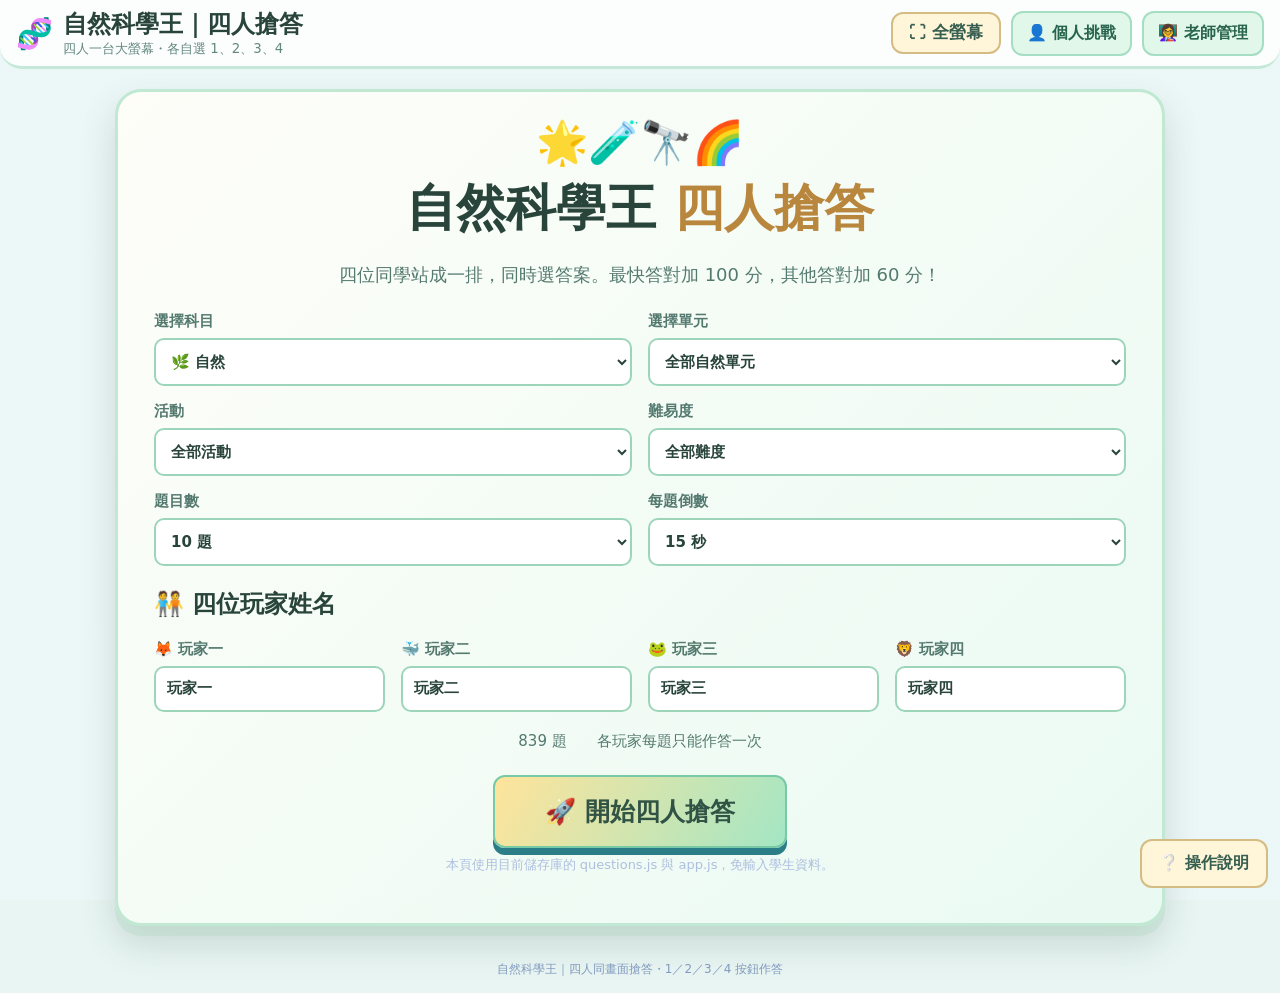
<file: four-player.html>
<!doctype html>
<html lang="zh-Hant"><head><meta charset="utf-8"><meta name="viewport" content="width=device-width,initial-scale=1">
<title>自然科學王｜四人搶答</title>
<link rel="stylesheet" href="./style.css?v=20261119-dark-contrast-v3"><link rel="stylesheet" href="./nature-cute.css?v=20261119-dark-contrast-v3">
<style>.topactions a{display:inline-block;padding:10px 14px;background:#243a69;border:1px solid #6480b5;border-radius:12px;color:white;text-decoration:none;font-weight:800}.topactions a:hover{background:#36548d}.playerhead{margin-top:14px}.schoolhint{font-size:13px;text-align:center;color:#adbfdf;margin-top:8px}</style>
<style id="four-player-legibility-v3">
/* 最後載入：保障題目及選項文字的深色高對比 */
#gameScreen .questionbox{background:#fffef6!important;color:#142f2a!important}
#gameScreen #questionText,#gameScreen .questionbox h2{
 color:#142f2a!important;-webkit-text-fill-color:#142f2a!important;
 font-weight:900!important;text-shadow:none!important;
}
#gameScreen #answerOptions .answer-option{
 background:#fffef8!important;color:#17332c!important;
 border:3px solid #a3d2bc!important;
}
#gameScreen #answerOptions .answer-option span{
 color:#17332c!important;-webkit-text-fill-color:#17332c!important;
 font-weight:850!important;text-shadow:none!important;
}
#gameScreen #answerOptions .answer-option b{
 color:#17332c!important;-webkit-text-fill-color:#17332c!important;
}
#gameScreen #answerOptions .answer-option.correct{background:#bef2d2!important}
</style></head><body>
<div id="confetti" aria-hidden="true"></div>
<header class="topbar"><div class="brand"><span class="brandicon">🧬</span><div><strong>自然科學王｜四人搶答</strong><small>四人一台大螢幕・各自選 1、2、3、4</small></div></div><nav class="topactions"><button id="fullscreenBtn" type="button" class="secondary" aria-pressed="false">⛶ 全螢幕</button><a href="./personal.html">👤 個人挑戰</a><a href="./teacher.html">👩‍🏫 老師管理</a></nav></header>
<main>
<section class="panel setup" id="setupScreen">
<div class="hero-icon">🌟🧪🔭🌈</div><h1>自然科學王 <span>四人搶答</span></h1>
<p class="lead">四位同學站成一排，同時選答案。最快答對加 100 分，其他答對加 60 分！</p>
<div class="setupgrid">
<label>選擇科目<select id="subjectSelect"><option value="science">🌿 自然</option><option value="math">🔢 數學</option></select></label>
<label>選擇單元<select id="unitSelect"><option value="all">全部單元</option><option value="01">第一單元｜動物世界</option><option value="02">第二單元｜探索聲光世界</option><option value="03">第三單元｜神祕的天空</option><option value="04">第四單元｜燃燒與生鏽</option></select></label>
<label>活動<select id="activitySelect"><option value="all">全部活動</option></select></label><label>難易度<select id="difficulty"><option value="all">全部難度</option><option value="易">易</option><option value="中">中</option><option value="難">難</option></select></label>
<label>題目數<select id="roundCount"><option value="5">5 題</option><option value="10" selected>10 題</option><option value="20">20 題</option><option value="all">全部題目</option></select></label>
<label>每題倒數<select id="seconds"><option value="10">10 秒</option><option value="15" selected>15 秒</option><option value="20">20 秒</option><option value="30">30 秒</option><option value="45">45 秒</option></select></label>
</div>
<h2>🧑‍🤝‍🧑 四位玩家姓名</h2><div class="playernames">
<label>🦊 玩家一<input id="name0" value="玩家一" maxlength="12"></label>
<label>🐳 玩家二<input id="name1" value="玩家二" maxlength="12"></label>
<label>🐸 玩家三<input id="name2" value="玩家三" maxlength="12"></label>
<label>🦁 玩家四<input id="name3" value="玩家四" maxlength="12"></label></div>
<div class="summary"><span id="poolCount">載入題庫中…</span><span>各玩家每題只能作答一次</span></div>
<div class="center"><button id="startBtn" class="primary big" disabled>🚀 開始四人搶答</button></div>
<p class="schoolhint">本頁使用目前儲存庫的 questions.js 與 app.js，免輸入學生資料。</p></section>
<section id="gameScreen" class="hidden">
<div class="statsbar"><div><span id="progressText">第 1 題</span><div id="topicText" class="muted"></div></div><div class="timerwrap"><div class="timer" id="timerText">15</div><div class="timertrack"><div id="timerFill"></div></div></div><div class="rightstats"><span id="difficultyText">中</span></div></div>
<section class="panel questionbox"><div class="questionlabel">🔍 自然・數學挑戰<span class="difficulty">四選一</span></div><h2 id="questionText" style="color:#142f2a!important;-webkit-text-fill-color:#142f2a!important;font-weight:900;text-shadow:none"></h2><div id="answerOptions" class="answers"></div><div id="feedback" class="feedback" aria-live="polite"></div></section>
<div class="playerhead"><strong>⚡ 四人搶答操作區</strong><span id="answeredText">0 / 4</span></div><div class="players" id="players"></div>
<div class="gamecontrols"><button id="pauseBtn" class="secondary">⏸ 暫停</button><button id="revealBtn" class="secondary">公布答案</button><button id="nextBtn" class="primary" disabled>下一題 ➜</button></div>
</section>
<section id="finalScreen" class="panel final hidden"><div class="trophy">🏆</div><h1>四人搶答完成！</h1><h2 id="championText"></h2><p>答題成績排行榜</p><div class="ranking" id="finalRanking"></div><div class="finalBtns"><button id="playAgainBtn" class="primary">🔄 再玩一次</button><button id="exportBtn" class="secondary">📄 匯出成績 CSV</button></div></section>
</main>
<footer>自然科學王｜四人同畫面搶答・1／2／3／4 按鈕作答</footer>
<dialog id="teacherDialog"><div class="dialogbody"><h2>👩‍🏫 老師提示</h2><p>四位學生站成一排，各人操作自己的四個選項。每題以答對速度計分；第一位答對加 100 分，其他答對加 60 分，答錯不加分。</p><p>玩家一鍵盤 Q/W/E/R；玩家二 U/I/O/P；玩家三 A/S/D/F；玩家四 J/K/L/;。亦可直接點選畫面上的按鈕。</p><button id="closeDialog" class="primary">知道了</button></div></dialog>
<button id="teacherBtn" class="secondary" style="position:fixed;right:12px;bottom:12px;z-index:9" title="操作說明">❔ 操作說明</button>
<script src="./supabase-config.js"></script><script src="./questions.js?v=20261119-u3-205"></script><script src="./math-questions.js?v=20261120"></script><script src="./app.js?v=20261120-math"></script>
<script src="./nature-cute.js?v=20261119-screen-large"></script><script src="./unit3-cloud.js?v=20261120"></script></body></html>
</file>
<file: style.css>
:root{--bg:#0c1735;--panel:#18284d;--text:#f4f8ff;--sub:#b5c6e7;--line:#385178;--gold:#ffd76b;--accent:#7fe7ff;--red:#fb7292;--blue:#64b7ff;--green:#68e1b2;--yellow:#ffdc70}*{box-sizing:border-box}body{margin:0;background:radial-gradient(ellipse at 50% -10%,#283c7b 0%,var(--bg) 65%);color:var(--text);font-family:system-ui,"Microsoft JhengHei",sans-serif;min-height:100vh}button,select,input{font:inherit}button{cursor:pointer;border:0;border-radius:12px;padding:12px 17px;font-weight:800}button:disabled{cursor:not-allowed;opacity:.45}button:focus-visible,select:focus-visible,input:focus-visible{outline:3px solid #fff;outline-offset:2px}.topbar{max-width:1600px;margin:auto;padding:15px 25px;display:flex;align-items:center;justify-content:space-between;gap:12px}.brand{display:flex;align-items:center;gap:10px}.brandicon{font-size:30px}.brand strong{font-size:24px;display:block}.brand small{display:block;color:var(--sub)}.topactions,.gamecontrols{display:flex;gap:10px;justify-content:center;flex-wrap:wrap}.secondary{background:#2b3f6e;color:white;border:1px solid #526b9d}.primary{background:linear-gradient(125deg,#5ce1f6,#90f3cb);color:#14254b}.big{font-size:25px;padding:18px 50px;box-shadow:0 7px 0 #2b7d88}main{max-width:1500px;padding:0 18px;margin:10px auto 24px}.panel{background:linear-gradient(145deg,rgba(33,54,99,.96),rgba(17,32,64,.98));border:1px solid #3a5586;border-radius:22px;box-shadow:0 20px 60px #050a1c70}.setup{max-width:1050px;margin:20px auto;padding:26px 36px 36px}.hero-icon{text-align:center;font-size:42px}.setup h1,.final h1{text-align:center;font-size:clamp(32px,4vw,50px);margin:8px 0}.setup h1 span{color:var(--gold)}.lead{text-align:center;color:var(--sub);font-size:18px;line-height:1.65}.setupgrid,.playernames{display:grid;grid-template-columns:repeat(2,minmax(0,1fr));gap:16px;margin:22px 0}.playernames{grid-template-columns:repeat(4,minmax(0,1fr));margin:20px 0}.setup label{display:grid;gap:7px;font-size:15px;color:#d7e8ff;font-weight:700}.setup select,.setup input{min-width:0;width:100%;padding:12px 11px;border-radius:10px;border:1px solid #5474ad;background:#101e40;color:white}.summary{display:flex;justify-content:center;gap:30px;flex-wrap:wrap;color:var(--sub);font-size:15px}.center{text-align:center;margin-top:24px}.hidden{display:none!important}.statsbar{display:flex;align-items:center;justify-content:space-between;gap:16px;background:#192a50;padding:13px 23px;border-radius:16px;margin-bottom:15px;font-size:20px;font-weight:800}.muted{font-size:14px;color:var(--sub);margin-top:5px}.timerwrap{text-align:center;min-width:150px}.timer{font-size:43px;color:var(--gold);font-variant-numeric:tabular-nums}.timertrack{width:175px;max-width:100%;height:8px;background:#46587c;border-radius:6px;overflow:hidden}.timertrack div{height:100%;width:100%;background:linear-gradient(90deg,#68e1b2,#ffe37d);transition:width .1s linear}.rightstats{display:flex;align-items:center;gap:18px}.questionbox{padding:24px 30px 12px;min-height:245px}.questionlabel{font-size:17px;color:var(--accent);font-weight:900;letter-spacing:.8px}.difficulty{display:inline-block;color:#151c36;background:var(--gold);border-radius:8px;font-size:13px;padding:4px 10px;margin-left:10px}.questionbox h2{text-align:center;font-size:clamp(23px,2.55vw,38px);line-height:1.5;margin:15px auto 19px;max-width:1250px}.answers{display:grid;grid-template-columns:repeat(2,minmax(0,1fr));gap:10px}.answer-option{border:2px solid #415b8d;background:#21365f;border-radius:13px;padding:12px 16px;display:flex;align-items:center;gap:12px;font-size:clamp(17px,1.6vw,24px);font-weight:700;min-height:66px}.answer-option b{display:inline-flex;justify-content:center;align-items:center;background:#4869a0;border-radius:10px;width:36px;height:36px;flex:none}.answer-option.correct{border-color:#54f2a8;background:#1d5d56}.answer-option.correct b{background:#54f2a8;color:#0a2c25}.feedback{min-height:32px;text-align:center;font-size:18px;font-weight:800;padding-top:8px;color:#a4f3bf}.playerhead{display:flex;justify-content:space-between;margin:14px 0 8px;gap:12px}.playerhead span{color:var(--sub)}.players{display:grid;grid-template-columns:repeat(4,minmax(0,1fr));gap:11px}.player{border-radius:18px;padding:12px;background:#1b2c4e;border:2px solid var(--player);min-width:0;transition:transform .2s,box-shadow .2s}.player.winner{box-shadow:0 0 20px var(--player);transform:translateY(-3px)}.player-top{display:flex;justify-content:space-between;align-items:center;gap:5px}.player-name{font-size:clamp(16px,1.8vw,25px);font-weight:900;overflow:hidden;text-overflow:ellipsis;white-space:nowrap}.player-score{font-size:clamp(15px,1.6vw,22px);color:var(--gold);font-weight:900;white-space:nowrap}.player-status{min-height:24px;color:#c7dcfa;font-size:14px;margin:9px 0}.player-buttons{display:grid;grid-template-columns:repeat(4,minmax(0,1fr));gap:5px}.player-buttons button{font-size:clamp(19px,2.3vw,33px);padding:13px 0;background:var(--player);color:#142039;border-radius:11px}.player-buttons button:disabled{opacity:.35}.player-buttons button.picked{opacity:1;outline:3px solid white;outline-offset:1px}.gamecontrols{margin-top:15px}.final{max-width:800px;margin:30px auto;padding:35px 28px;text-align:center}.trophy{font-size:65px}.final p{color:var(--sub)}#championText{color:var(--gold);font-size:30px}.ranking{display:grid;gap:10px;margin:23px auto;max-width:600px}.rankrow{display:flex;align-items:center;justify-content:space-between;gap:12px;padding:17px;background:#293c67;border:1px solid #51699a;border-radius:13px;font-weight:800;font-size:22px}.rankrow:first-child{background:#725921;border-color:#ffd86a}.finalBtns{display:flex;justify-content:center;gap:15px}footer{text-align:center;font-size:12px;color:#829abf;padding:15px}dialog{background:#19294b;color:#f3f8ff;border:1px solid #84b0e7;border-radius:18px;max-width:620px;width:calc(100% - 32px)}dialog::backdrop{background:#02091dbd}.dialogbody{padding:12px 18px}.dialogbody p{line-height:1.7}#confetti{pointer-events:none;position:fixed;inset:0;overflow:hidden;z-index:100}.particle{position:absolute;width:9px;height:14px;top:-25px;animation:fall var(--dur) linear forwards;left:var(--x);background:var(--c);transform:rotate(var(--r))}@keyframes fall{to{top:110vh;transform:translateX(var(--dx)) rotate(850deg);opacity:.2}}@media(max-width:950px){.playernames{grid-template-columns:repeat(2,1fr)}.players{gap:6px}.player{padding:8px}.player-buttons button{padding:12px 0}.rightstats{flex-wrap:wrap;justify-content:end}}@media(max-width:650px){.topbar{padding:12px}.brand small,.playerhead span{display:none}.topactions button{padding:8px;font-size:12px}.setup{padding:18px}.setupgrid{grid-template-columns:1fr}.statsbar{font-size:14px;padding:10px;gap:6px}.timerwrap{min-width:60px}.timertrack{width:74px}.timer{font-size:30px}.rightstats{gap:4px}.rightstats button{font-size:12px;padding:7px}.questionbox{padding:15px 12px}.questionbox h2{font-size:20px}.answers{gap:5px}.answer-option{padding:8px 5px;font-size:14px;gap:4px;min-height:60px}.answer-option b{width:25px;height:25px}.players{gap:4px}.player{padding:5px;border-radius:10px}.player-name,.player-score{font-size:13px}.player-top{display:block}.player-status{font-size:10px;min-height:30px}.player-buttons{grid-template-columns:repeat(2,1fr)}.player-buttons button{font-size:19px;padding:10px 0}.playerhead{font-size:14px}}
</file>
<file: nature-cute.css>
/* 自然科學王可愛教室主題，不覆蓋既有答題功能 */
:root{--bg:#eef9f2;--panel:#fffdf6;--text:#28443b;--sub:#577c70;--line:#badcd1;--gold:#e39c26;--accent:#2a9675;--red:#e86d77;--blue:#71b3e4;--green:#6abe9a;--yellow:#ffe09a}
body{color:var(--text);background:linear-gradient(180deg,#bae9ff 0%,#e7faff 43%,#fff5df 44%,#f5e3bb 100%);background-attachment:fixed}
body::before{content:"✦　☀　✧　☾　✦　☼　✧";position:fixed;inset:70px 0 auto;text-align:center;font-size:clamp(20px,3.5vw,40px);color:#fff6b7;opacity:.65;pointer-events:none;z-index:-1}
.topbar{background:#ffffffd9;border-bottom:3px solid #c5e9d9;border-radius:0 0 22px 22px;max-width:none}
.brand small{color:#63887f}.topactions a{display:inline-block;background:#e0f7e9!important;color:#28644e!important;border:2px solid #a5dec2!important;border-radius:20px;padding:9px 14px;text-decoration:none}
.panel,.cloudpanel{background:linear-gradient(135deg,#fffef9f5,#e9faf2f5);border:3px solid #c0e8d2;border-radius:26px;box-shadow:0 10px 0 #b1d8c15c,0 18px 35px #405c4830}
.primary{background:linear-gradient(120deg,#ffe49b,#a4e6c4);color:#315345;border:2px solid #77caa5}.secondary{background:#fff5d8;color:#365f51;border:2px solid #d4bc83}
.setup h1 span{color:#b9863e}.lead,.setup label,.summary,.muted,.mutedinfo,.final p,.guest-footer{color:#547a70}
.setup select,.setup input,.cloudpanel select,.cloudpanel input{background:#fff!important;color:#28443b!important;border:2px solid #9dd5bb!important}
.statsbar{background:#e9f9ed;color:#285443;border:2px solid #bde6cc}.questionbox{background:linear-gradient(135deg,#306e57,#255c49);color:#fff;border:9px solid #c99e61;box-shadow:0 10px 0 #b88e5c}
.questionbox .questionlabel{color:#fce9a9}.answer-option{background:#fffef7;color:#285744;border:2px solid #b1ddc6}.answer-option b{background:#b0e5cc;color:#245342}
.answer-option.correct{background:#bff0cf;color:#17482f}.player{background:#fffef7}.player-score{color:#94661c}.player-status{color:#4d7469}.player-buttons button{color:#214337}
.cloudoptions button{background:#fffef6;color:#31584b;border:3px solid #b4ddc2;border-radius:19px;text-align:left}.cloudoptions button:disabled{opacity:.8}.cloudoptions button.chosen{background:#fff0bd;border-color:#dda54d}
.cloudmain #message{color:#ae614e}.guest-footer{border-color:#b7decf}.rankrow{background:#f0f9e9;border-color:#b2dec0}.rankrow:first-child{background:#ffe4a5}#championText{color:#c18b2b}

/* 固定天空主題：太陽、月亮和星星；班寵僅作裝飾，不提供切換選單 */
body{background:radial-gradient(circle at 83% 8%,#fff2a2 0 5%,transparent 17%),linear-gradient(180deg,#b4e4ff 0%,#d8edff 42%,#e7e1ff 76%,#fff4d9 100%);background-attachment:fixed}
.nature-scene{max-width:1100px;margin:9px auto 8px;min-height:88px;padding:8px 22px;display:flex;justify-content:space-between;align-items:center;gap:14px;border:2px solid #c8e6ee;border-radius:22px;background:linear-gradient(120deg,#ecfaffed,#fff8dced 60%,#ebe3ffed);box-shadow:0 6px 18px #4b72951c;pointer-events:none}
.nature-sky{font-size:clamp(22px,3vw,36px);white-space:nowrap;letter-spacing:.13em;filter:drop-shadow(0 2px 1px #fff)}
.nature-pets{display:flex;align-items:end;justify-content:center;gap:5px;flex-shrink:0}
.nature-pet{display:inline-flex;align-items:center;justify-content:center;width:53px;height:59px;font-size:40px;animation:natureHop 3.5s ease-in-out infinite}
.nature-pet img{display:block;width:52px;height:52px;object-fit:contain}
.nature-pet:nth-child(2){animation-delay:.5s}.nature-pet:nth-child(3){animation-delay:1s}.nature-pet:nth-child(4){animation-delay:1.5s}.nature-pet:nth-child(5){animation-delay:2s}
@keyframes natureHop{50%{transform:translateY(-4px)}}
@media(max-width:700px){.nature-scene{margin:7px 10px;padding:8px 10px;min-height:72px;gap:7px;flex-wrap:wrap;justify-content:center}.nature-sky{font-size:25px}.nature-pets{gap:2px}.nature-pet{width:40px;height:43px;font-size:30px}.nature-pet img{width:39px;height:39px}.topbar{flex-wrap:wrap}.cloudmain{margin-top:10px}}
@media(prefers-reduced-motion:reduce){.nature-pet{animation:none}}

/* 與 FunDesk 動態教室共用 8 張原始場景圖；每次開啟遊戲隨機選取其中一張。 */
html{min-height:100%;background-color:#e8f5f3}
body{
 background-image:linear-gradient(rgba(244,250,255,.29),rgba(244,250,255,.36)),var(--nature-scene-background,linear-gradient(#bee8ff,#eff9ff))!important;
 background-position:center center!important;
 background-size:cover!important;
 background-repeat:no-repeat!important;
 background-attachment:fixed!important;
}
body::before{content:none!important}
.nature-scene{
 background-image:linear-gradient(90deg,rgba(255,255,255,.79),rgba(255,255,255,.54)),var(--nature-scene-background,linear-gradient(#e7f7ff,#fff6e3))!important;
 background-position:center 45%!important;
 background-size:cover!important;
 background-repeat:no-repeat!important;
 justify-content:flex-end!important;
}
.nature-sky{display:none!important}
.panel,.cloudpanel{background:linear-gradient(135deg,rgba(255,254,249,.96),rgba(233,250,242,.95))!important}
@media(max-width:700px){body{background-attachment:scroll!important}}

/* 自然科學王 2026-11-19：班寵整列移除，大尺寸答題，八張 FunDesk 原圖隨機 */
.nature-scene,.nature-pets,.nature-sky{display:none!important}
body{overflow-x:hidden}
.topbar{max-width:none;padding:8px 16px!important;min-height:55px}
main,.cloudmain{width:100%;max-width:1850px;margin:6px auto 12px;padding:0 12px}
.topactions{align-items:center}
#fullscreenBtn{white-space:nowrap;font-size:clamp(15px,1.3vw,21px);padding:8px 16px}
#questionPanel{width:100%;max-width:1780px;margin:4px auto;padding:clamp(14px,1.7vw,28px)}
#questionPanel #questionText{font-size:clamp(30px,3.25vw,54px);line-height:1.3;margin:14px 0 19px}
#questionPanel #progress,#questionPanel #score{font-size:clamp(22px,2.3vw,32px)}
#questionPanel #topic{font-size:clamp(16px,1.4vw,23px);margin:7px 0}
#questionPanel #options{grid-template-columns:repeat(2,minmax(0,1fr));gap:clamp(8px,1.2vw,18px)}
#questionPanel #options button{font-size:clamp(22px,2.25vw,36px);line-height:1.28;min-height:clamp(75px,12vh,132px);padding:12px 20px}
#questionPanel #feedback{font-size:clamp(18px,1.6vw,26px);line-height:1.25}
#questionPanel #nextBtn{font-size:clamp(20px,1.8vw,28px)}
#gameScreen .statsbar{padding:8px 16px;margin-bottom:9px;font-size:clamp(20px,1.7vw,27px)}
#gameScreen .questionbox{padding:15px 22px 10px;min-height:0}
#gameScreen .questionbox h2{font-size:clamp(29px,3vw,50px);line-height:1.28;margin:10px auto 15px}
#gameScreen .answer-option{font-size:clamp(22px,2.1vw,35px);line-height:1.25;min-height:clamp(70px,10vh,110px);padding:10px 14px}
#gameScreen .answer-option b{width:43px;height:43px}
#gameScreen .feedback{font-size:clamp(17px,1.5vw,25px);min-height:24px;padding:5px 0}
#gameScreen .playerhead{margin:7px 0 5px;font-size:clamp(18px,1.5vw,23px)}
#gameScreen .player{padding:9px}
#gameScreen .player-status{margin:4px 0}
#gameScreen .player-buttons button{font-size:clamp(23px,2.2vw,35px);padding:clamp(7px,1vh,14px) 0}
#gameScreen .gamecontrols{margin-top:7px}
@media(max-width:700px){
 #questionPanel #options{grid-template-columns:repeat(2,minmax(0,1fr))}
 #questionPanel #options button{font-size:clamp(16px,3vw,23px);min-height:65px;padding:8px}
 #gameScreen .questionbox h2{font-size:clamp(20px,4vw,30px)}
 #gameScreen .answer-option{font-size:clamp(14px,2.8vw,21px);min-height:57px;padding:6px}
 #gameScreen .answer-option b{width:28px;height:28px}
 #gameScreen .player-buttons button{font-size:18px;padding:8px 0}
}
/* Fullscreen: all content allocated within the visible viewport, no scrolling */
html:fullscreen,html:fullscreen body,body.nature-fullscreen{width:100%;height:100%;overflow:hidden!important}
body.nature-fullscreen{height:100dvh;display:flex;flex-direction:column}
body.nature-fullscreen .topbar{flex:0 0 52px;min-height:0;padding:4px 12px!important}
body.nature-fullscreen .brand small,body.nature-fullscreen .topactions a{display:none}
body.nature-fullscreen main{flex:1 1 0;min-height:0;max-width:none;overflow:hidden!important;margin:0!important;padding:4px 10px 7px!important}
body.nature-fullscreen footer{display:none}
body.nature-fullscreen .panel{box-shadow:none}
body.nature-fullscreen #message{padding:0;min-height:0;max-height:20px;overflow:hidden}
body.nature-fullscreen #questionPanel{height:100%;min-height:0;max-width:none;margin:0;padding:clamp(6px,1.2vh,15px);display:flex;flex-direction:column;gap:clamp(3px,.6vh,9px);overflow:hidden}
body.nature-fullscreen #questionPanel .cloudrow{flex:0 0 auto}
body.nature-fullscreen #questionPanel #topic{margin:0;flex:0 0 auto}
body.nature-fullscreen #questionPanel #questionText{flex:0 1 auto;min-height:0;margin:0;font-size:clamp(23px,2.9vw,46px);line-height:1.18;overflow:hidden}
body.nature-fullscreen #questionPanel #options{flex:1 1 0;min-height:0;display:grid;grid-template-columns:repeat(2,minmax(0,1fr));grid-template-rows:repeat(2,minmax(0,1fr));gap:clamp(4px,.8vh,12px)}
body.nature-fullscreen #questionPanel #options button{min-height:0;padding:clamp(4px,.8vh,12px) clamp(7px,1vw,18px);font-size:clamp(18px,2vw,32px);line-height:1.18;overflow:hidden}
body.nature-fullscreen #questionPanel #feedback{margin:0;flex:0 0 auto;max-height:clamp(34px,9vh,86px);overflow:hidden;font-size:clamp(15px,1.45vw,22px)}
body.nature-fullscreen #questionPanel #nextBtn:not(.hidden){flex:0 0 auto;padding:6px 16px}
body.nature-fullscreen #questionPanel .guest-footer{display:none}
body.nature-fullscreen #gameScreen{height:100%;min-height:0;overflow:hidden;display:grid;grid-template-rows:auto minmax(0,1fr) auto auto auto;gap:clamp(3px,.6vh,8px)}
body.nature-fullscreen #gameScreen .statsbar{margin:0;min-height:0;padding:4px 10px}
body.nature-fullscreen #gameScreen .timer{font-size:clamp(25px,3vw,40px)}
body.nature-fullscreen #gameScreen .questionbox{min-height:0;height:100%;padding:clamp(6px,1vh,14px) clamp(8px,1vw,16px);display:flex;flex-direction:column;gap:clamp(3px,.5vh,8px);overflow:hidden}
body.nature-fullscreen #gameScreen .questionlabel{flex:0 0 auto}
body.nature-fullscreen #gameScreen .questionbox h2{flex:0 1 auto;min-height:0;margin:0 auto;font-size:clamp(21px,2.65vw,43px);line-height:1.19;overflow:hidden}
body.nature-fullscreen #gameScreen .answers{flex:1 1 0;min-height:0;grid-template-columns:repeat(2,minmax(0,1fr));grid-template-rows:repeat(2,minmax(0,1fr));gap:clamp(4px,.7vh,10px)}
body.nature-fullscreen #gameScreen .answer-option{min-height:0;padding:clamp(3px,.6vh,8px) clamp(6px,1vw,12px);font-size:clamp(17px,1.85vw,31px);overflow:hidden}
body.nature-fullscreen #gameScreen .answer-option b{width:clamp(26px,3vw,40px);height:clamp(26px,3vw,40px)}
body.nature-fullscreen #gameScreen .feedback{flex:0 0 auto;max-height:clamp(24px,7vh,60px);min-height:0;overflow:hidden;font-size:clamp(14px,1.25vw,21px)}
body.nature-fullscreen #gameScreen .playerhead{margin:0}
body.nature-fullscreen #gameScreen .players{min-height:0;gap:5px}
body.nature-fullscreen #gameScreen .player{padding:clamp(3px,.7vh,8px)}
body.nature-fullscreen #gameScreen .player-status{min-height:0;margin:2px 0;font-size:clamp(11px,1vw,16px)}
body.nature-fullscreen #gameScreen .player-buttons button{padding:clamp(3px,.7vh,10px) 0;font-size:clamp(19px,1.9vw,29px)}
body.nature-fullscreen #gameScreen .gamecontrols{margin:0}
body.nature-fullscreen #gameScreen .gamecontrols button{padding:clamp(5px,.8vh,11px) 14px}
body.nature-fullscreen #setupScreen,body.nature-fullscreen #finalScreen,body.nature-fullscreen #joinPanel,body.nature-fullscreen #setupPanel,body.nature-fullscreen #endPanel{max-height:100%;overflow:hidden;margin:0 auto}
body.nature-fullscreen #setupScreen{padding:clamp(7px,1vh,16px) 22px}
body.nature-fullscreen #setupScreen .hero-icon,body.nature-fullscreen #setupScreen .schoolhint{display:none}
body.nature-fullscreen #setupScreen h1{font-size:clamp(24px,3vw,38px);margin:0}
body.nature-fullscreen #setupScreen .lead{margin:3px 0;line-height:1.2}
body.nature-fullscreen #setupScreen .setupgrid,body.nature-fullscreen #setupScreen .playernames{margin:7px 0;gap:7px}
body.nature-fullscreen #setupScreen h2,body.nature-fullscreen #setupScreen .center{margin:4px 0}
body.nature-fullscreen #setupScreen select,body.nature-fullscreen #setupScreen input{padding:5px 8px}
body.nature-fullscreen #finalScreen .trophy{font-size:34px}
body.nature-fullscreen #finalScreen .ranking{margin:7px auto;gap:4px}
body.nature-fullscreen #finalScreen .rankrow{padding:7px;font-size:clamp(16px,1.4vw,22px)}
@media(max-height:670px){
 body.nature-fullscreen #gameScreen .questionlabel{display:none}
 body.nature-fullscreen #gameScreen .questionbox h2{font-size:clamp(19px,2.25vw,32px)}
 body.nature-fullscreen #gameScreen .answer-option{font-size:clamp(15px,1.5vw,25px)}
 body.nature-fullscreen #gameScreen .player-buttons button{padding:2px 0}
 body.nature-fullscreen #questionPanel #questionText{font-size:clamp(20px,2.5vw,37px)}
 body.nature-fullscreen #questionPanel #options button{font-size:clamp(16px,1.75vw,26px)}
}

/* 四人搶答：題目區改為深色文字及高對比淺色底板 */
#gameScreen .questionbox{
  background:linear-gradient(145deg,rgba(255,255,247,.98),rgba(233,247,240,.97))!important;
  color:#183e35!important;
  border-color:#bf9761!important;
}
#gameScreen .questionbox h2,
#gameScreen #questionText{color:#173c34!important;text-shadow:none!important;font-weight:900}
#gameScreen .questionbox .questionlabel{color:#365e52!important}
#gameScreen .questionbox .difficulty{color:#25392e!important}
#gameScreen .questionbox .feedback{color:#245748!important}

/* 四人搶答深色題目與選項：第三次修正版 */
#gameScreen #questionText{color:#142f2a!important;-webkit-text-fill-color:#142f2a!important;text-shadow:none!important}
#gameScreen #answerOptions .answer-option,
#gameScreen #answerOptions .answer-option span,
#gameScreen #answerOptions .answer-option b{color:#17332c!important;-webkit-text-fill-color:#17332c!important}
</file>
